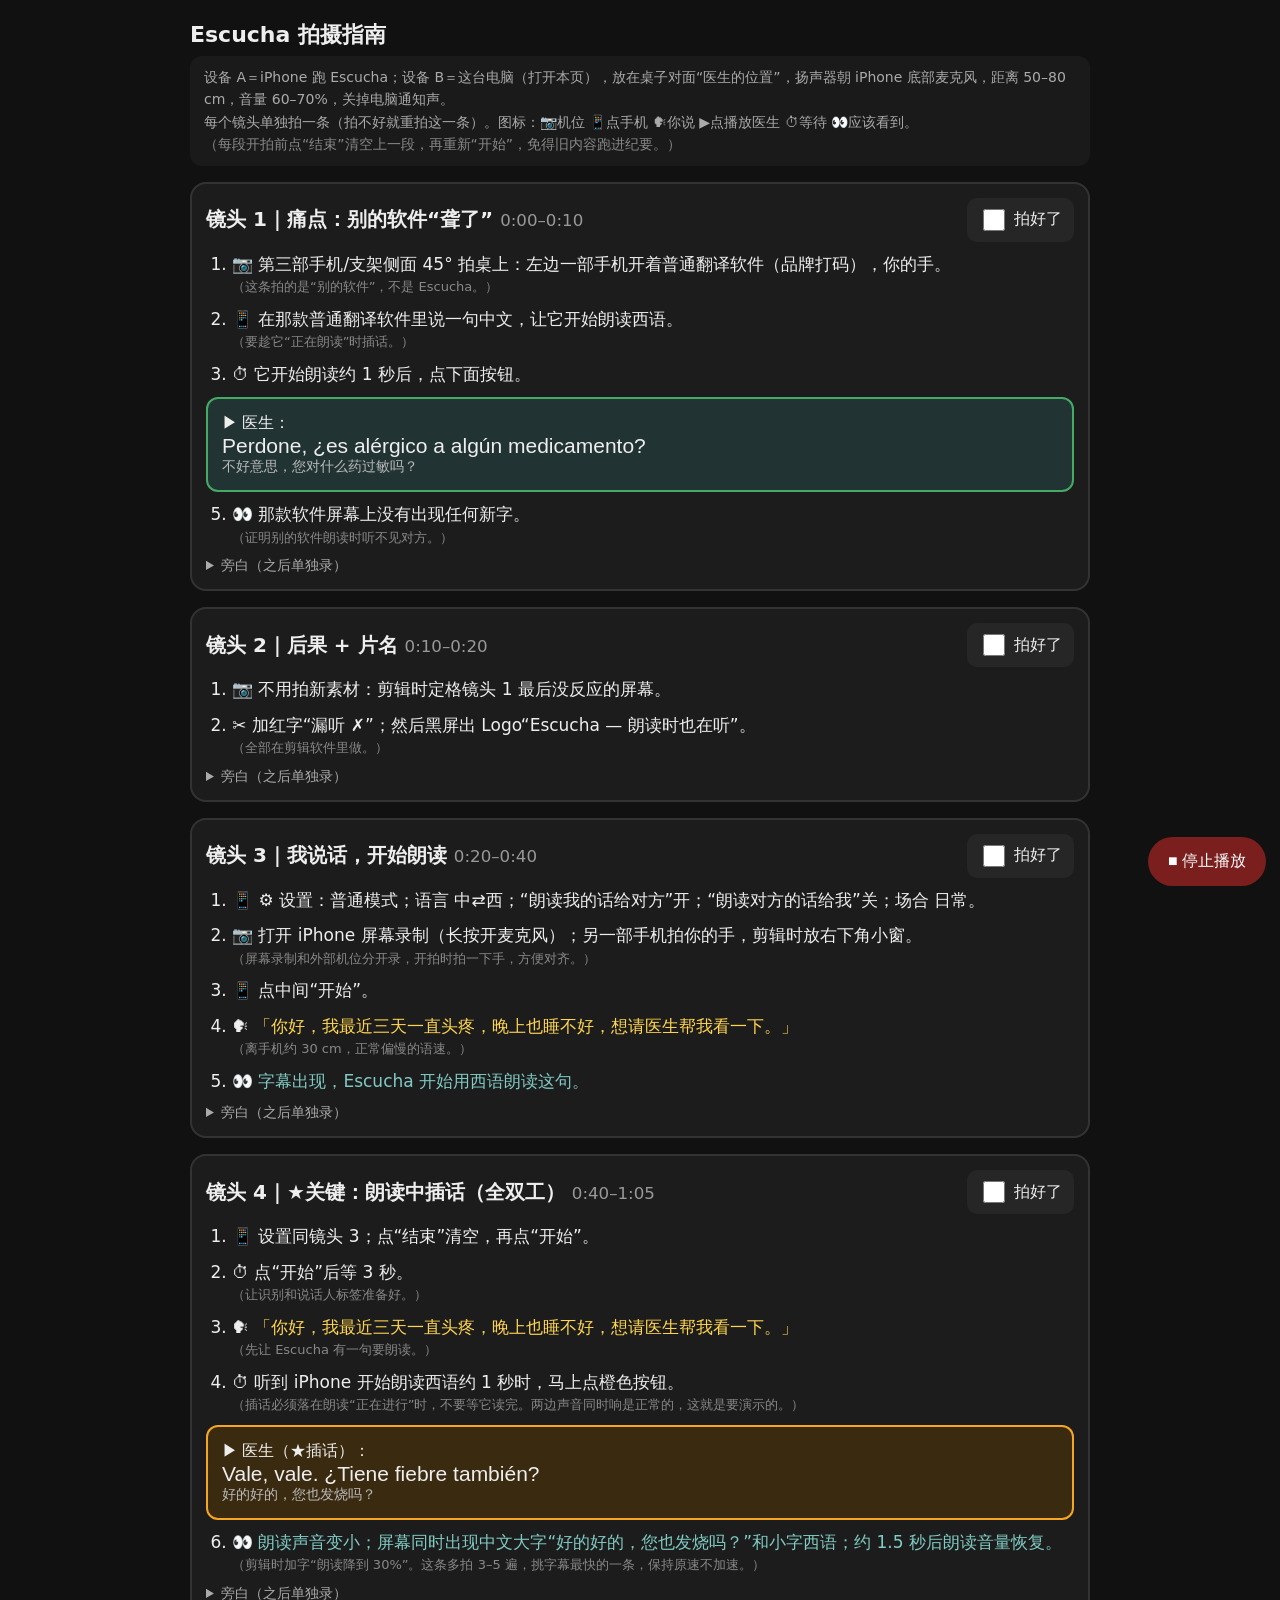
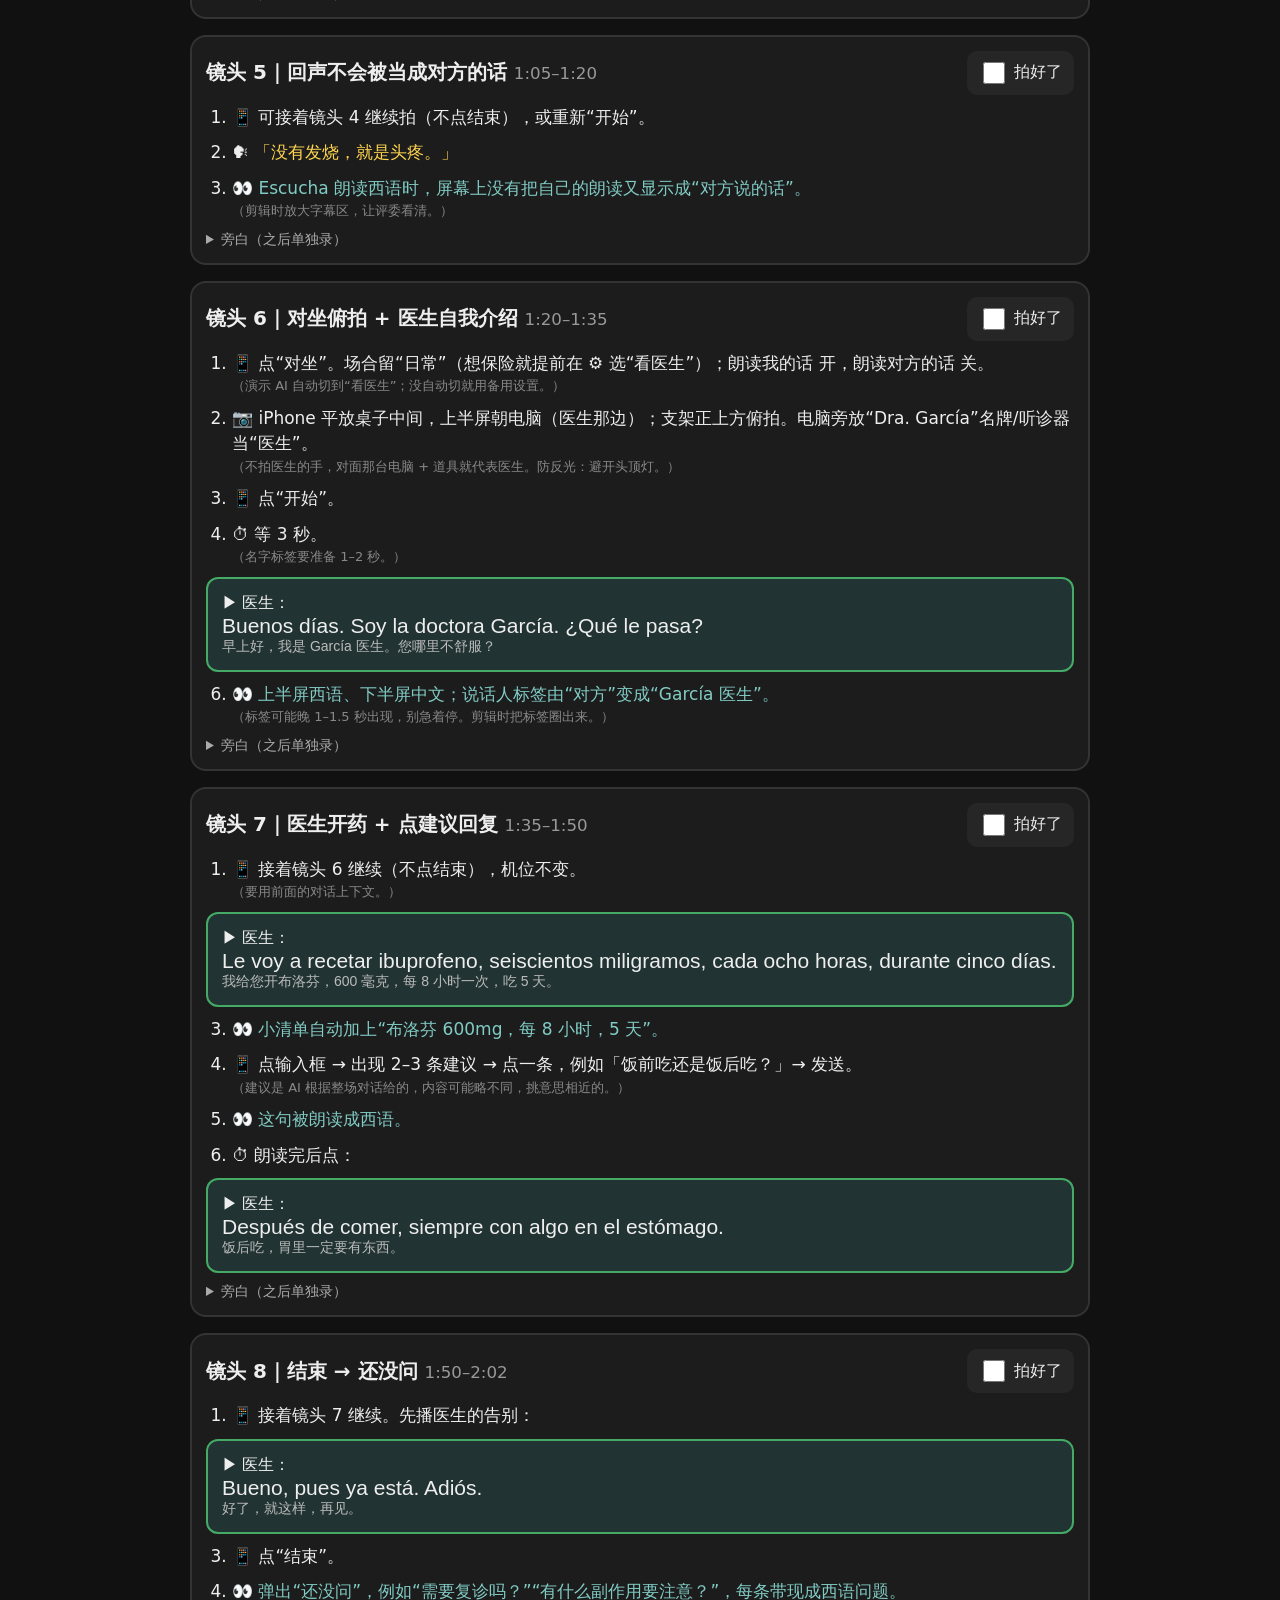
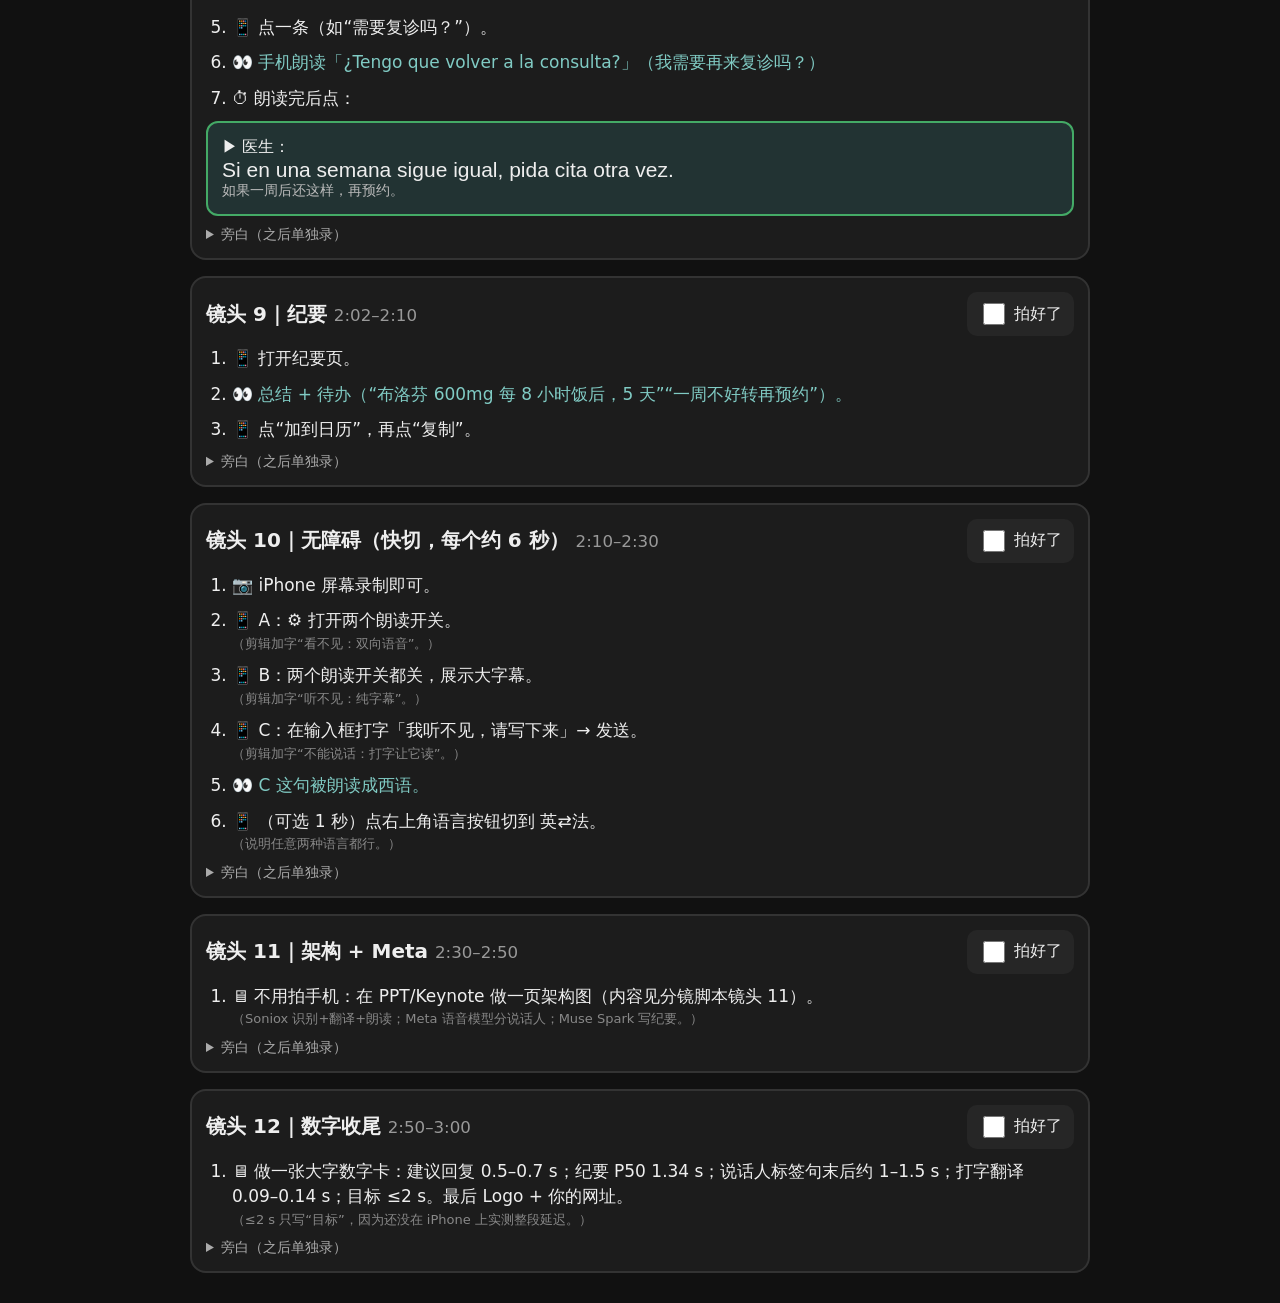
<file: demo-audio/player.html>
<!doctype html><html lang="zh"><head><meta charset="utf-8"><meta name="viewport" content="width=device-width,initial-scale=1">
<title>Escucha 拍摄指南（一人 + 两台设备）</title>
<style>
body{font-family:system-ui,"Microsoft YaHei",sans-serif;background:#111;color:#eee;margin:0;padding:14px;max-width:900px;margin:auto}
h1{font-size:22px;margin:6px 0}.top{color:#aaa;font-size:14px;line-height:1.6;background:#1a1a1a;border-radius:12px;padding:10px 14px}
.card{background:#1c1c1c;border:2px solid #333;border-radius:16px;margin:16px 0;padding:14px}
.card.done{border-color:#2e7d32;opacity:.75}
.hd{display:flex;justify-content:space-between;align-items:center;gap:10px}
.hd h2{font-size:20px;margin:0}.hd small{color:#999;font-weight:normal}
.ok{font-size:16px;display:flex;align-items:center;gap:6px;white-space:nowrap;background:#262626;padding:8px 12px;border-radius:10px;cursor:pointer}
.ok input{width:22px;height:22px}
ol{padding-left:26px;margin:10px 0}li{margin:10px 0;font-size:17px;line-height:1.5}
.ex{display:block;color:#888;font-size:13px}
.say{color:#ffd54f}.see{color:#80cbc4}
button.play{display:block;width:100%;margin:6px 0;padding:14px;border-radius:12px;border:2px solid #4a6;background:#233;color:#eee;text-align:left;font-size:16px;cursor:pointer}
button.play.star{border-color:#f5a623;background:#3a2a10}button.play.playing{background:#1e5631}
.es{display:block;font-size:21px}.zh{display:block;color:#bbb;font-size:14px}
details{margin-top:6px;color:#aaa;font-size:14px}summary{cursor:pointer}
#stop{position:fixed;right:14px;bottom:14px;padding:14px 20px;border-radius:30px;background:#7a1e1e;color:#fff;border:0;font-size:16px}
</style></head><body>
<h1>Escucha 拍摄指南</h1>
<div class="top">设备 A＝iPhone 跑 Escucha；设备 B＝这台电脑（打开本页），放在桌子对面“医生的位置”，扬声器朝 iPhone 底部麦克风，距离 50–80 cm，音量 60–70%，关掉电脑通知声。<br>
每个镜头单独拍一条（拍不好就重拍这一条）。图标：📷机位 📱点手机 🗣你说 ▶点播放医生 ⏱等待 👀应该看到。<br>
<span style="color:#888">（每段开拍前点“结束”清空上一段，再重新“开始”，免得旧内容跑进纪要。）</span></div>
<div id="list"></div>
<button id="stop">■ 停止播放</button>
<script>
const C=(f,es,zh,star)=>({t:'clip',f,es,zh,star});
const S=[
{n:1,title:'痛点：别的软件“聋了”',time:'0:00–0:10',steps:[
['📷','第三部手机/支架侧面 45° 拍桌上：左边一部手机开着普通翻译软件（品牌打码），你的手。','这条拍的是“别的软件”，不是 Escucha。'],
['📱','在那款普通翻译软件里说一句中文，让它开始朗读西语。','要趁它“正在朗读”时插话。'],
['⏱','它开始朗读约 1 秒后，点下面按钮。',''],
C('01_alergico.mp3','Perdone, ¿es alérgico a algún medicamento?','不好意思，您对什么药过敏吗？'),
['👀','那款软件屏幕上没有出现任何新字。','证明别的软件朗读时听不见对方。']],
vo:'我住在西班牙，不会说西语。我试过的翻译软件都有同一个问题：它一开口朗读，就听不见对方了。'},
{n:2,title:'后果 + 片名',time:'0:10–0:20',steps:[
['📷','不用拍新素材：剪辑时定格镜头 1 最后没反应的屏幕。',''],
['✂️','加红字“漏听 ✗”；然后黑屏出 Logo“Escucha — 朗读时也在听”。','全部在剪辑软件里做。']],
vo:'看医生的时候，漏掉一句话，可能就是漏掉一种过敏药。所以我做了 Escucha——西语‘听’的意思。'},
{n:3,title:'我说话，开始朗读',time:'0:20–0:40',steps:[
['📱','⚙︎ 设置：普通模式；语言 中⇄西；“朗读我的话给对方”开；“朗读对方的话给我”关；场合 日常。',''],
['📷','打开 iPhone 屏幕录制（长按开麦克风）；另一部手机拍你的手，剪辑时放右下角小窗。','屏幕录制和外部机位分开录，开拍时拍一下手，方便对齐。'],
['📱','点中间“开始”。',''],
['🗣','<span class=say>「你好，我最近三天一直头疼，晚上也睡不好，想请医生帮我看一下。」</span>','离手机约 30 cm，正常偏慢的语速。'],
['👀','<span class=see>字幕出现，Escucha 开始用西语朗读这句。</span>','']],
vo:'我说中文，它马上翻成西语读给对方听。'},
{n:4,title:'★关键：朗读中插话（全双工）',time:'0:40–1:05',steps:[
['📱','设置同镜头 3；点“结束”清空，再点“开始”。',''],
['⏱','点“开始”后等 3 秒。','让识别和说话人标签准备好。'],
['🗣','<span class=say>「你好，我最近三天一直头疼，晚上也睡不好，想请医生帮我看一下。」</span>','先让 Escucha 有一句要朗读。'],
['⏱','听到 iPhone 开始朗读西语约 1 秒时，马上点橙色按钮。','插话必须落在朗读“正在进行”时，不要等它读完。两边声音同时响是正常的，这就是要演示的。'],
C('04_tiene_fiebre.mp3','Vale, vale. ¿Tiene fiebre también?','好的好的，您也发烧吗？',1),
['👀','<span class=see>朗读声音变小；屏幕同时出现中文大字“好的好的，您也发烧吗？”和小字西语；约 1.5 秒后朗读音量恢复。</span>','剪辑时加字“朗读降到 30%”。这条多拍 3–5 遍，挑字幕最快的一条，保持原速不加速。']],
vo:'对方随时插话，它照样听、照样翻，朗读声音自动让路。这就是全双工。'},
{n:5,title:'回声不会被当成对方的话',time:'1:05–1:20',steps:[
['📱','可接着镜头 4 继续拍（不点结束），或重新“开始”。',''],
['🗣','<span class=say>「没有发烧，就是头疼。」</span>',''],
['👀','<span class=see>Escucha 朗读西语时，屏幕上没有把自己的朗读又显示成“对方说的话”。</span>','剪辑时放大字幕区，让评委看清。']],
vo:'手机自己读出来的声音会被过滤掉，不会被当成对方又说了一遍。'},
{n:6,title:'对坐俯拍 + 医生自我介绍',time:'1:20–1:35',steps:[
['📱','点“对坐”。场合留“日常”（想保险就提前在 ⚙︎ 选“看医生”）；朗读我的话 开，朗读对方的话 关。','演示 AI 自动切到“看医生”；没自动切就用备用设置。'],
['📷','iPhone 平放桌子中间，上半屏朝电脑（医生那边）；支架正上方俯拍。电脑旁放“Dra. García”名牌/听诊器当“医生”。','不拍医生的手，对面那台电脑 + 道具就代表医生。防反光：避开头顶灯。'],
['📱','点“开始”。',''],['⏱','等 3 秒。','名字标签要准备 1–2 秒。'],
C('06_doctora_garcia.mp3','Buenos días. Soy la doctora García. ¿Qué le pasa?','早上好，我是 García 医生。您哪里不舒服？'),
['👀','<span class=see>上半屏西语、下半屏中文；说话人标签由“对方”变成“García 医生”。</span>','标签可能晚 1–1.5 秒出现，别急着停。剪辑时把标签圈出来。']],
vo:'对坐模式：手机放在中间，两边各看自己的语言。Meta 的语音模型听出这是另一个人，听到自我介绍后，标签自动变成‘García 医生’。'},
{n:7,title:'医生开药 + 点建议回复',time:'1:35–1:50',steps:[
['📱','接着镜头 6 继续（不点结束），机位不变。','要用前面的对话上下文。'],
C('07a_ibuprofeno.mp3','Le voy a recetar ibuprofeno, seiscientos miligramos, cada ocho horas, durante cinco días.','我给您开布洛芬，600 毫克，每 8 小时一次，吃 5 天。'),
['👀','<span class=see>小清单自动加上“布洛芬 600mg，每 8 小时，5 天”。</span>',''],
['📱','点输入框 → 出现 2–3 条建议 → 点一条，例如「饭前吃还是饭后吃？」→ 发送。','建议是 AI 根据整场对话给的，内容可能略不同，挑意思相近的。'],
['👀','<span class=see>这句被朗读成西语。</span>',''],
['⏱','朗读完后点：',''],
C('07b_despues_de_comer.mp3','Después de comer, siempre con algo en el estómago.','饭后吃，胃里一定要有东西。')],
vo:'每听一句，AI 结合整场对话给出建议回复，点一下就能问，已经问过的不会重复。'},
{n:8,title:'结束 → 还没问',time:'1:50–2:02',steps:[
['📱','接着镜头 7 继续。先播医生的告别：',''],
C('08a_ya_esta.mp3','Bueno, pues ya está. Adiós.','好了，就这样，再见。'),
['📱','点“结束”。',''],
['👀','<span class=see>弹出“还没问”，例如“需要复诊吗？”“有什么副作用要注意？”，每条带现成西语问题。</span>',''],
['📱','点一条（如“需要复诊吗？”）。',''],
['👀','<span class=see>手机朗读「¿Tengo que volver a la consulta?」（我需要再来复诊吗？）</span>',''],
['⏱','朗读完后点：',''],
C('08b_volver_cita.mp3','Si en una semana sigue igual, pida cita otra vez.','如果一周后还这样，再预约。')],
vo:'结束前，它会提醒这个场合重要但还没问的事，点一下就替我问。'},
{n:9,title:'纪要',time:'2:02–2:10',steps:[
['📱','打开纪要页。',''],
['👀','<span class=see>总结 + 待办（“布洛芬 600mg 每 8 小时饭后，5 天”“一周不好转再预约”）。</span>',''],
['📱','点“加到日历”，再点“复制”。','']],
vo:'最后，Meta 的 Muse Spark 在约 1.3 秒内写好中文纪要和待办。'},
{n:10,title:'无障碍（快切，每个约 6 秒）',time:'2:10–2:30',steps:[
['📷','iPhone 屏幕录制即可。',''],
['📱','A：⚙︎ 打开两个朗读开关。','剪辑加字“看不见：双向语音”。'],
['📱','B：两个朗读开关都关，展示大字幕。','剪辑加字“听不见：纯字幕”。'],
['📱','C：在输入框打字「我听不见，请写下来」→ 发送。','剪辑加字“不能说话：打字让它读”。'],
['👀','<span class=see>C 这句被朗读成西语。</span>',''],
['📱','（可选 1 秒）点右上角语言按钮切到 英⇄法。','说明任意两种语言都行。']],
vo:'看不见，就双向朗读；听不见，就纯字幕；不能说话，就打字让它读。语言也不限于中西，任意两种都行。'},
{n:11,title:'架构 + Meta',time:'2:30–2:50',steps:[
['🖥','不用拍手机：在 PPT/Keynote 做一页架构图（内容见分镜脚本镜头 11）。','Soniox 识别+翻译+朗读；Meta 语音模型分说话人；Muse Spark 写纪要。']],
vo:'同一路声音并行送两处：Soniox 负责边听边翻和朗读，因为 Meta 目前没有语音合成；Meta 的语音模型负责分清谁在说话；Muse Spark 负责纪要。任何一处出错都会自动降级，对话不中断。'},
{n:12,title:'数字收尾',time:'2:50–3:00',steps:[
['🖥','做一张大字数字卡：建议回复 0.5–0.7 s；纪要 P50 1.34 s；说话人标签句末后约 1–1.5 s；打字翻译 0.09–0.14 s；目标 ≤2 s。最后 Logo + 你的网址。','≤2 s 只写“目标”，因为还没在 iPhone 上实测整段延迟。']],
vo:'Escucha：它在说话的时候，也在听你说话。'}];
let a=new Audio(),cur=null;
function play(b){if(cur===b&&!a.paused){a.pause();b.classList.remove('playing');return}a.pause();cur&&cur.classList.remove('playing');a=new Audio(b.dataset.f);a.play();cur=b;b.classList.add('playing');a.onended=()=>b.classList.remove('playing')}
const L=document.getElementById('list');
S.forEach(s=>{const k='escucha-done-'+s.n,d=localStorage.getItem(k)==='1';
const li=s.steps.map(x=>x.t==='clip'?`<li style="list-style:none;margin-left:-26px"><button class="play${x.star?' star':''}" data-f="${x.f}">▶ 医生${x.star?'（★插话）':''}：<span class=es>${x.es}</span><span class=zh>${x.zh}</span></button></li>`:`<li>${x[0]} ${x[1]}${x[2]?`<span class=ex>（${x[2]}）</span>`:''}</li>`).join('');
L.insertAdjacentHTML('beforeend',`<div class="card${d?' done':''}" id="c${s.n}"><div class=hd><h2>镜头 ${s.n}｜${s.title} <small>${s.time}</small></h2><label class=ok><input type=checkbox ${d?'checked':''} data-k="${k}">拍好了</label></div><ol>${li}</ol><details><summary>旁白（之后单独录）</summary>「${s.vo}」</details></div>`)});
document.querySelectorAll('button.play').forEach(b=>b.onclick=()=>play(b));
document.querySelectorAll('.ok input').forEach(c=>c.onchange=()=>{localStorage.setItem(c.dataset.k,c.checked?'1':'0');c.closest('.card').classList.toggle('done',c.checked)});
document.getElementById('stop').onclick=()=>{a.pause();cur&&cur.classList.remove('playing')};
</script></body></html>
</file>
